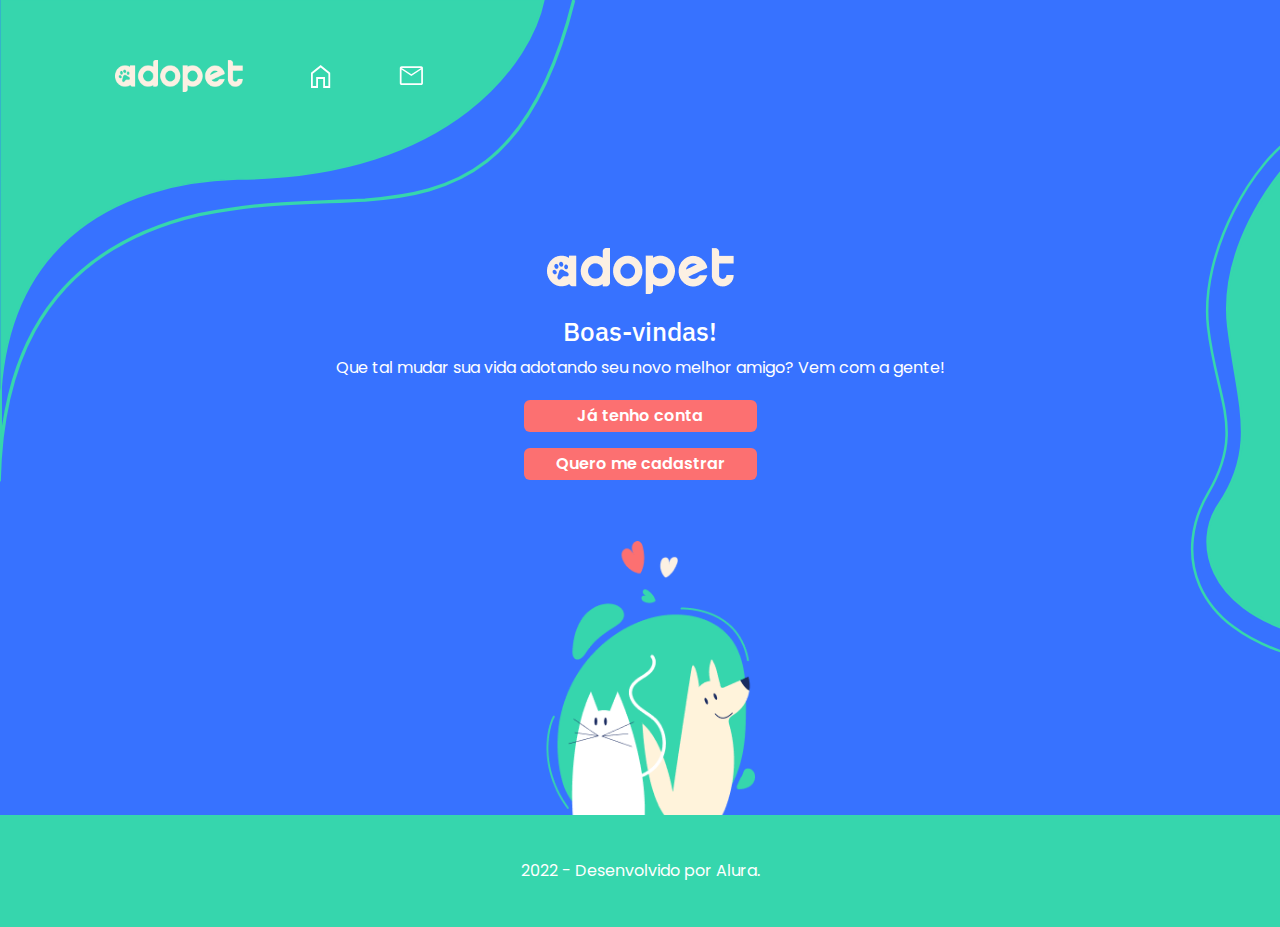
<file: index.html>
<!DOCTYPE html>
<html lang="pt-br">

<head>
    <meta charset="UTF-8">
    <meta http-equiv="X-UA-Compatible" content="IE=edge">
    <meta name="viewport" content="width=device-width, initial-scale=1.0">
    <link rel="stylesheet" href="./assets/css/base.css">
    <link rel="stylesheet" href="assets/css/tela-inicial.css">
    <link rel="preconnect" href="https://fonts.googleapis.com">
    <link rel="preconnect" href="https://fonts.gstatic.com" crossorigin>
    <link
        href="https://fonts.googleapis.com/css2?family=IBM+Plex+Sans:wght@500&family=Poppins:wght@400;600&display=swap"
        rel="stylesheet">
    <title>Adopet</title>
</head>

<body>
    <header class="header">
        <nav class="header__nav">
            <div>
                <img class="nav__logo" src="assets/img/Logo.png" alt="Logo">
                <span class="icon nav__home" onclick="location.href='home.html'" aria-label="Home"></span>
                <span class="icon nav__posts" aria-label="Mensagens"></span>
            </div>
            <span class="icon nav__user" aria-label="Usuário"></span>
        </nav>
    </header>
    <main class="main">
        <section class="principal">
            <img src="./assets/img/Logo.png" alt="Logo da Adopet">
            <div class="principal__banner">
                <h1 class="banner__titulo">Boas-vindas!</h1>
                <p class="banner__texto">Que tal mudar sua vida adotando seu novo melhor amigo? Vem com a gente!</p>
            </div>
            <div class="principal__button">
                <a href="login.html" class="botao">Já tenho conta</a>
                <a href="cadastro.html" class="botao">Quero me cadastrar</a>
            </div>
        </section>
    </main>
    <footer class="rodape">
        <p class="rodape__texto">2022 - Desenvolvido por Alura.</p>
    </footer>
</body>

</html>
</file>
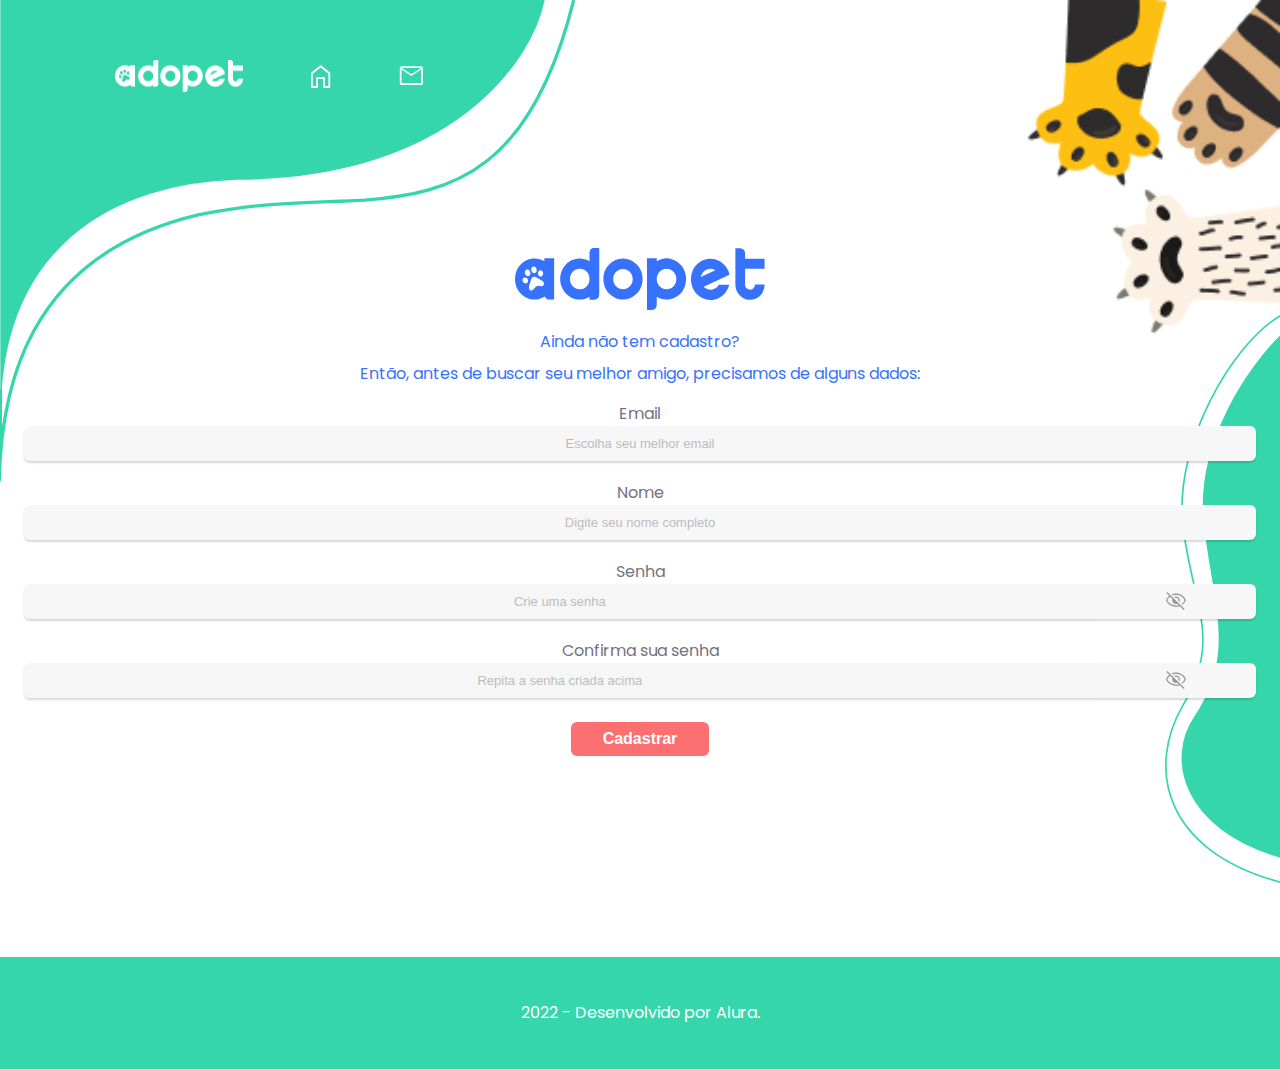
<file: cadastro.html>
<!DOCTYPE html>
<html lang="pt-br">

<head>
    <meta charset="UTF-8">
    <meta http-equiv="X-UA-Compatible" content="IE=edge">
    <meta name="viewport" content="width=device-width, initial-scale=1.0">
    <link rel="stylesheet" href="./assets/css/base.css">
    <link rel="stylesheet" href="assets/css/cadastro.css">
    <link rel="preconnect" href="https://fonts.googleapis.com">
    <link rel="preconnect" href="https://fonts.gstatic.com" crossorigin>
    <link
        href="https://fonts.googleapis.com/css2?family=IBM+Plex+Sans:wght@500&family=Poppins:wght@400;600&display=swap"
        rel="stylesheet">
    <title>Adopet | Cadastro</title>
</head>

<body>
    <header class="header">
        <nav class="header__nav">
            <div>
                <img class="nav__logo" src="assets/img/Logo_tablet.png" alt="Logo">
                <span class="icon nav__home" onclick="location.href='home.html'" aria-label="Home"></span>
                <span class="icon nav__posts" aria-label="Mensagens"></span>
            </div>
            <span class="icon nav__user" aria-label="Usuário"></span>
        </nav>
    </header>
    <main class="main">
        <section class="principal">
            <img class="principal__imagem" src="./assets/img/Logo-azul.svg" alt="Logo da Adopet">
            <div class="principal__banner">
                <p class="banner__texto">Ainda não tem cadastro?</p>
                <p class="banner__texto">Então, antes de buscar seu melhor amigo, precisamos de alguns dados:</p>
            </div>
            <form class="form">
                <div class="form__box">
                    <label class="box__label" for="email">Email</label>
                    <input class="box__input" id="email" type="text"placeholder="Escolha seu melhor email">
                </div>
                <div class="form__box">
                    <label class="box__label" for="nome">Nome</label>
                    <input class="box__input" id="nome" type="text" placeholder="Digite seu nome completo">
                </div>
                <div class="form__box">
                    <label class="box__label" for="senha">Senha</label>
                    <div class="box__senha">
                        <input class="senha__input" id="senha" type="password" placeholder="Crie uma senha">
                        <div class="senha__mostrar"></div>
                    </div>
                </div>
                <div class="form__box">
                    <label  class="box__label" for="senha">Confirma sua senha</label>
                    <div class="box__senha ">
                        <input class="senha__input" id="senha" type="password" placeholder="Repita a senha criada acima">
                        <div class="senha__mostrar"></div>
                    </div>
                </div>
                <button href="#" class="botao">Cadastrar</button>
            </form>
        </section>
    </main>
    <footer class="rodape">
        <p class="rodape__texto">2022 - Desenvolvido por Alura.</p>
    </footer>
</body>

</html>
</file>
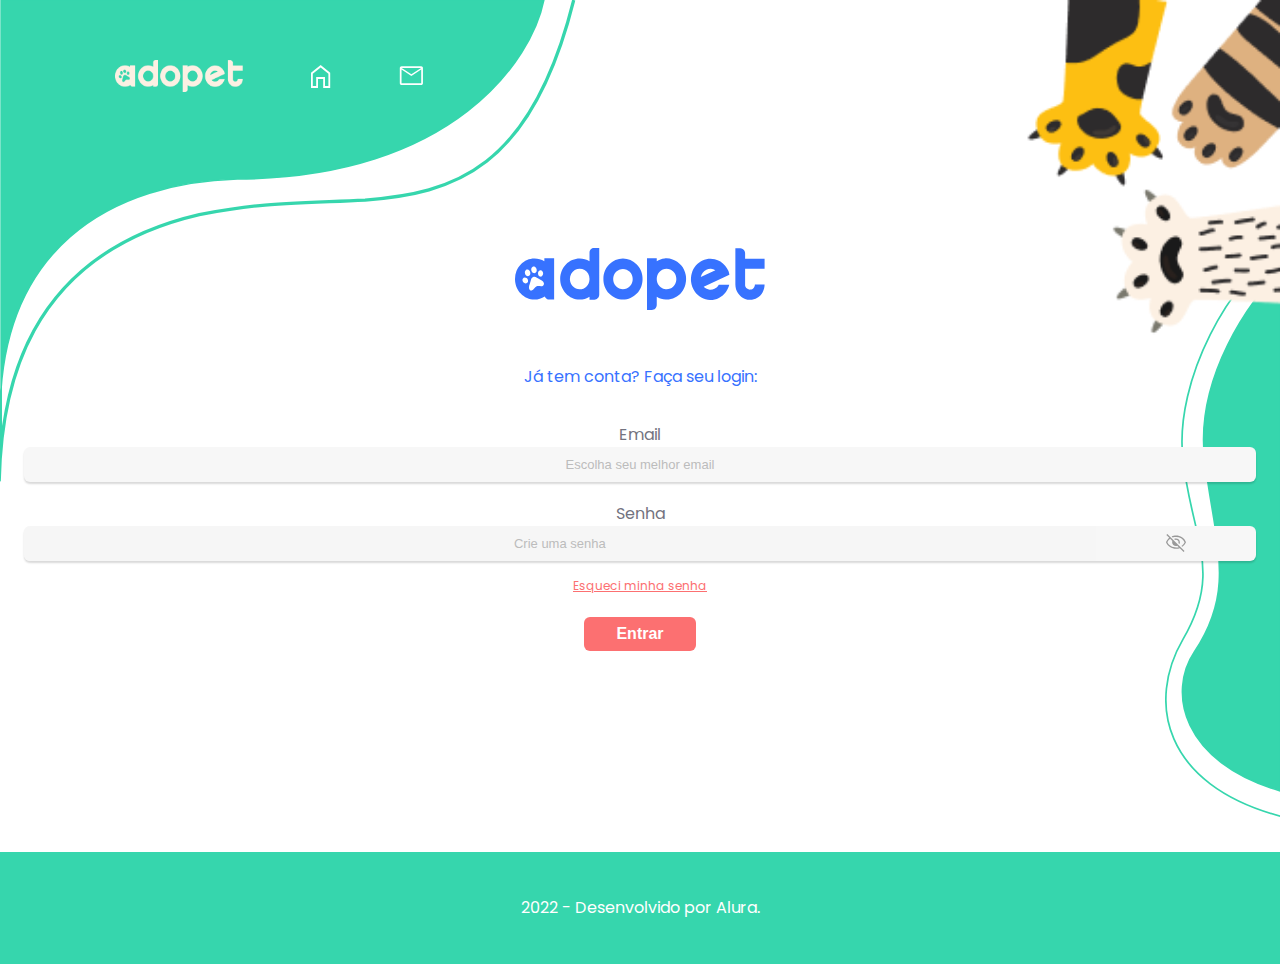
<file: login.html>
<!DOCTYPE html>
<html lang="pt-br">

<head>
    <meta charset="UTF-8">
    <meta http-equiv="X-UA-Compatible" content="IE=edge">
    <meta name="viewport" content="width=device-width, initial-scale=1.0">
    <link rel="stylesheet" href="./assets/css/base.css">
    <link rel="stylesheet" href="assets/css/login.css">
    <link rel="preconnect" href="https://fonts.googleapis.com">
    <link rel="preconnect" href="https://fonts.gstatic.com" crossorigin>
    <link
        href="https://fonts.googleapis.com/css2?family=IBM+Plex+Sans:wght@500&family=Poppins:wght@400;600&display=swap"
        rel="stylesheet">
    <title>Adopet | Cadastro</title>
</head>

<body>
    <header class="header">
        <nav class="header__nav">
            <div>
                <img class="nav__logo" src="assets/img/Logo.png" alt="Logo">
                <span class="icon nav__home" onclick="location.href='home.html'" aria-label="Home"></span>
                <span class="icon nav__posts" aria-label="Mensagens"></span>
            </div>
            <span class="icon nav__user" aria-label="Usuário"></span>
        </nav>
    </header>
    <main class="main">
        <section class="principal">
            <img class="principal__imagem" src="./assets/img/Logo-azul.svg" alt="Logo da Adopet">
            <p class="banner__texto">Já tem conta? Faça seu login:</p>
            <form class="form">
                <div class="form__box">
                    <label class="box__label" for="email">Email</label>
                    <input class="box__input" id="email" type="text" placeholder="Escolha seu melhor email">
                </div>
                <div class="form__box">
                    <label class="box__label" for="senha">Senha</label>
                    <div class="box__senha">
                        <input class="senha__input" id="senha" type="password" placeholder="Crie uma senha">
                        <div class="senha__mostrar"></div>
                    </div>
                    <a class="box__esqueci" href="#">Esqueci minha senha</a>
                </div>
                <button href="#" class="botao">Entrar</button>
            </form>
        </section>
    </main>
    <footer class="rodape">
        <p class="rodape__texto">2022 - Desenvolvido por Alura.</p>
    </footer>
</body>

</html>
</file>
<file: assets/css/tela-inicial.css>
@import url(../css/footer.css);
@import url(../css/header.css);
@import url(../css/componentes/botao.css);
body{
    
    color: var(--branco);
    background: url(../img/Fundo_main.svg) no-repeat, url(../img/Fundo.svg) no-repeat, url(../img/Ilustração.png) no-repeat;
    background-color: var(--azul);
    background-size: 20%, 97%,66%;
    background-position: 100% 33%, 0% 0%,50% 85%;
}
main {
    
    margin-top: 3rem;
    margin-bottom: 319px;

}
.principal {

    display: flex;
    flex-direction: column;
    align-items: center;
    gap: 1.5rem;
    text-align: center;
}

.principal__banner {
    padding: 0 3.5rem;
}

.banner__titulo {
    margin-bottom: 1rem;
    font-size: 26px;
    font-family: 'IBM Plex Sans';
    font-weight: 500;
}
@media screen and (min-width:600px) {
    body{
        background-size: 10%, 72%,33%;
        background-position: 100% 33%, 0% 0%,50% 85%;
    }
}
@media screen and (min-width: 1023px) {
    body {
       
        background-size: 10%, 50%,25%;
 
    }
}

@media screen and (min-width: 1200px) and (max-width:1440px) {
    body {
        background-size: 7%, 45%, 18%;
    
    }
}
</file>
<file: assets/css/cadastro.css>
@import url(../css/footer.css);
@import url(../css/header.css);
@import url(componentes/input.css);
@import url(componentes/botao.css);

body {
    background-color: var(--branco);
    background: url(../img/Fundo_main.svg) no-repeat, url(../img/Patas.png) no-repeat, url(../img/Fundo.svg) no-repeat;
    background-size: 20%, 33%, 97%;
    background-position: 0% 70%, 100% 0%, 0% 0%;
    color: var(--azul);

}

.principal {

    display: flex;
    flex-direction: column;
    align-items: center;
    gap: 1.5rem;
    text-align: center;
    padding: 0 1.5rem;
    margin-bottom: 105px;
}
.principal__imagem{
    width: 142px;
}

.banner__texto:first-child {
    margin-bottom: 1rem;
}

@media screen and (min-width:600px) {
    body {
        background: url(../img/Patas.png) no-repeat , url(../img/Fundo-main-tablet.svg) no-repeat, url(../img/Fundo.svg) no-repeat;
        background-size: 27%, 15%, 72%;
        background-position: 100% 0%, 100% 63%, 0% 0%;
    }
    .principal__imagem{
        width: 250px;
    }
    .principal{
        margin-bottom: 185px;
    }
    
}

@media screen and (min-width: 1023px) {
    body {
       
        background-size: 20%, 13%, 50%;
        
    }
}

@media screen and (min-width: 1200px) and (max-width:1440px) {
    body {
        background-size: 20%, 9%, 45%;
    }
}
</file>
<file: assets/css/login.css>
@import url(header.css);
@import url(footer.css);
@import url(componentes/input.css);
@import url(componentes/botao.css);

body {
    background-color: var(--branco);
    background: url(../img/Fundo-Main-Cadastro.svg) no-repeat, url(../img/Patas.png) no-repeat, url(../img/Fundo.svg) no-repeat;
    background-size: 20%, 33%, 97%;
    background-position: 0% 70%, 100% 0%, 0% 0%;
    color: var(--azul);

}
.principal__imagem{
    width: 142px;
}
.principal {
    text-align: center;
    padding: 0 1.5rem;
    margin-bottom: 105px;
}

.box__esqueci {
    color: var(--rosa-botao);
    font-size: 12px;

}

.box__senha {
    margin-bottom: 1rem;
}

.banner__texto {
    margin: 56px 0 42px 0;
}
@media screen and (min-width:600px) {
    body {
        background: url(../img/Patas.png) no-repeat , url(../img/Fundo-main-tablet.svg) no-repeat, url(../img/Fundo.svg) no-repeat;
        background-size: 27%, 15%, 72%;
        background-position: 100% 0%, 100% 63%, 0% 0%;
    }
    .principal{
        margin-bottom: 185px;
    }
    .principal__imagem{
        width: 250px;
    }
    
}

@media screen and (min-width: 1023px) {
    body {
       
        background-size: 20%, 13%, 50%;
        
    }
}

@media screen and (min-width: 1200px) and (max-width:1440px) {
    body {
        background-size: 20%, 9%, 45%;
    }
}
</file>
<file: assets/css/base.css>
@import url(reset.css);
:root {
    --azul: #3772ff;
    --branco: #ffffff;
    --rosa-botao: #fc7071;
    --cinza-fonte: #737380;
    --cinza-fundo: #f6f6f6;
    --cinza-input: #bcbcbc;
    --fundo-rodape: #36d6ad;
    --familia-fonte: 'Poppins';
}

body {
    box-sizing: border-box;
    background: url(../img/Fundo.svg) no-repeat;
    font-family: var(--familia-fonte);
    font-weight: 400;
}
@media screen and (min-width:600px){
    body{
        background-size: 72% auto;
    }
}
@media screen and (min-width: 1023px) {
    body{
        background-size: 50% auto; 
    }
}
@media screen and (min-width: 1200px) and (max-width:1440px) {
    body{
        background-size: 45% auto; 
    }
}
</file>
